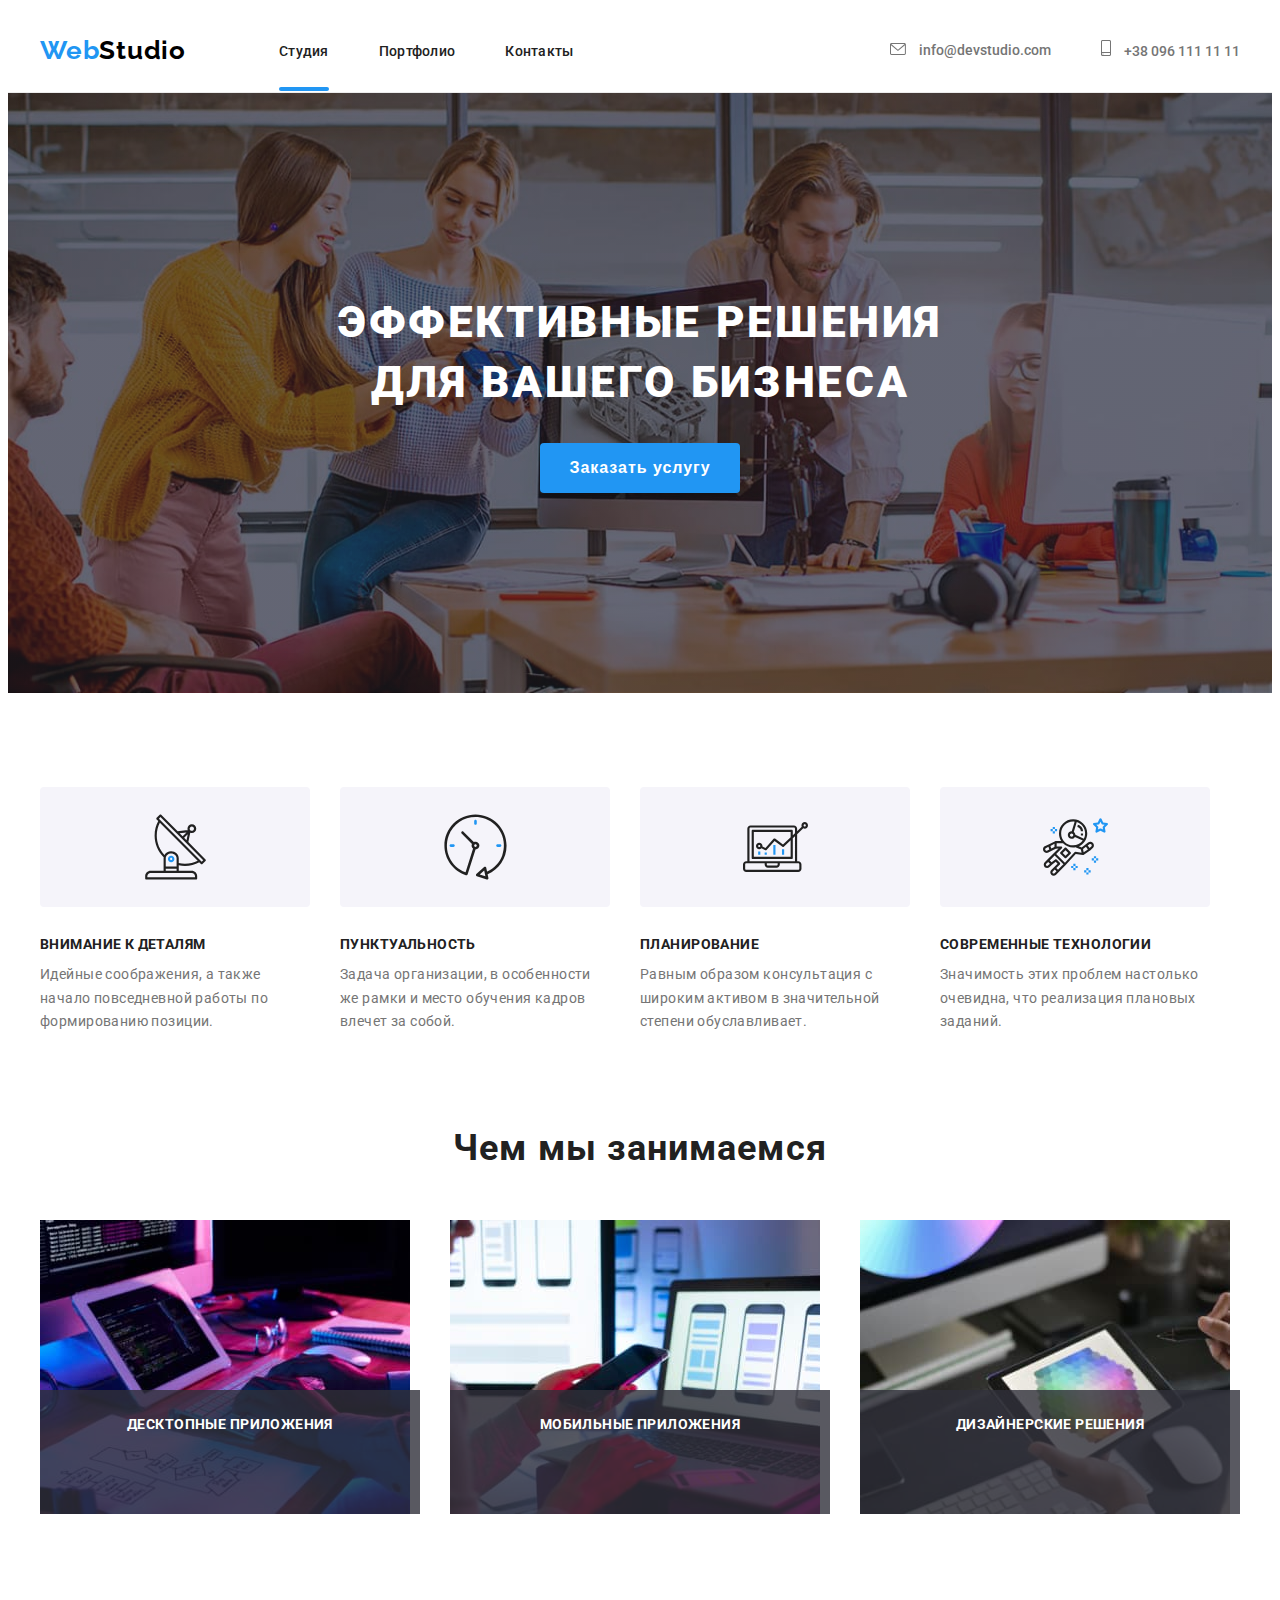
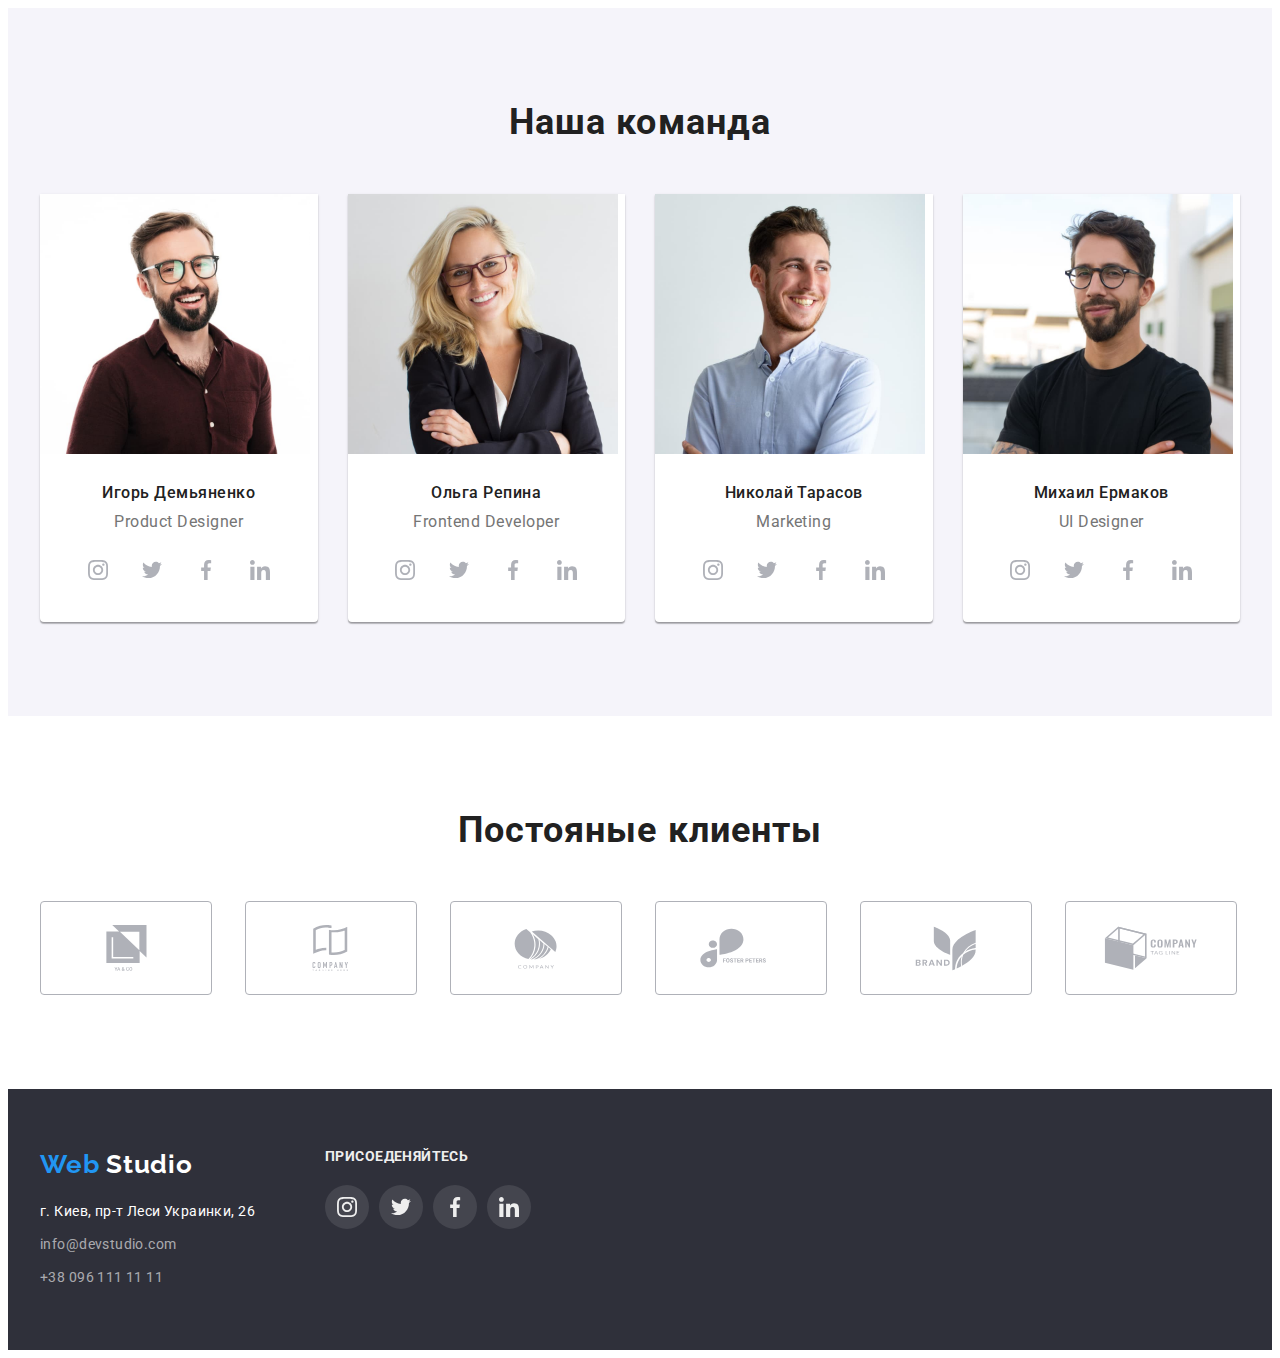
<file: index.html>
<!DOCTYPE html>
<html lang="en">
  <head>
    <meta charset="UTF-8" />
    <meta http-equiv="X-UA-Compatible" content="IE=edge" />
    <meta name="viewport" content="width=device-width, initial-scale=1.0" />
    <link
      rel="stylesheet"
      href="https://cdnjs.cloudflare.com/ajax/libs/modern-normalize/1.1.0/modern-normalize.min.css"
      integrity="sha512-wpPYUAdjBVSE4KJnH1VR1HeZfpl1ub8YT/NKx4PuQ5NmX2tKuGu6U/JRp5y+Y8XG2tV+wKQpNHVUX03MfMFn9Q=="
      crossorigin="anonymous"
      referrerpolicy="no-referrer"
    />
    <link rel="stylesheet" href="./css/styles.css" />
    <link rel="preconnect" href="https://fonts.googleapis.com" />
    <link rel="preconnect" href="https://fonts.gstatic.com" crossorigin />
    <link
      href="https://fonts.googleapis.com/css2?family=Raleway:wght@700&family=Roboto:wght@400;500;700;900&display=swap"
      rel="stylesheet"
    />
    <title>Webstudio</title>
  </head>
  <body>
    <header class="header">
      <div class="container">
        <nav class="nav">
          <a href="./" class="logo link"
            ><span class="logo-color">Web</span>Studio</a
          >

          <ul class="nav-list">
            <li class="nav-item list">
              <a class="nav-link current link" href="">Студия</a>
            </li>
            <li class="nav-item list">
              <a class="nav-link link" href="./portfolio.html">Портфолио</a>
            </li>
            <li class="nav-item list">
              <a class="nav-link link" href="">Контакты</a>
            </li>
          </ul>
          <ul class="nav-contacts">
            <li class="nav-item list">
              <a class="nav-mail link" href="mailto:info@devstudio.com">
                <svg class="nav-icon" width="16" height="12">
                  <use href="./images/icons.svg#icon-mail"></use>
                </svg>
                info@devstudio.com</a
              >
            </li>
            <li class="nav-item list">
              <a class="nav-tel link" href="tel:+380961111111">
                <svg class="nav-icon" width="10" height="16">
                  <use href="./images/icons.svg#icon-smartphone-1"></use>
                </svg>
                +38 096 111 11 11</a
              >
            </li>
          </ul>
        </nav>
      </div>
    </header>
    <div class="hero-bacgraund">
      <section class="hero">
        <div class="container">
          <h1 class="hero-title">Эффективные решения для вашего бизнеса</h1>
          <button class="hero-btn" data-modal-open type="button">
            Заказать услугу
          </button>
        </div>
      </section>
    </div>
    <section class="aside">
      <div class="container">
        <h2 class="hidden-title">Наши преимущества</h2>

        <ul class="aside-list">
          <li class="aside-item">
            <div class="aside-icon">
              <svg width="65" height="70">
                <use href="./images/icons.svg#icon-antenna"></use>
              </svg>
            </div>
            <h3 class="aside-title">Внимание к деталям</h3>
            <p class="aside-text text">
              Идейные соображения, а также начало повседневной работы по
              формированию позиции.
            </p>
          </li>
          <li class="aside-item">
            <div class="aside-icon">
              <svg width="65" height="70">
                <use href="./images/icons.svg#icon-clock"></use>
              </svg>
            </div>
            <h3 class="aside-title">Пунктуальность</h3>
            <p class="aside-text text">
              Задача организации, в особенности же рамки и место обучения кадров
              влечет за собой.
            </p>
          </li>
          <li class="aside-item">
            <div class="aside-icon">
              <svg width="65" height="70">
                <use href="./images/icons.svg#icon-diagram"></use>
              </svg>
            </div>
            <h3 class="aside-title">Планирование</h3>
            <p class="aside-text text">
              Равным образом консультация с широким активом в значительной
              степени обуславливает.
            </p>
          </li>
          <li class="aside-item">
            <div class="aside-icon">
              <svg width="65" height="70">
                <use href="./images/icons.svg#icon-astronaut"></use>
              </svg>
            </div>
            <h3 class="aside-title">Современные технологии</h3>
            <p class="aside-text text">
              Значимость этих проблем настолько очевидна, что реализация
              плановых заданий.
            </p>
          </li>
        </ul>
      </div>
    </section>
    <section class="about">
      <div class="container">
        <h2 class="about-title top-title">Чем мы занимаемся</h2>
        <ul class="about-list">
          <li class="about-item list">
            <div class="about-text-box">
              <img
                class="adout-img"
                src="./images/box1.jpg"
                alt="Десктопные приложения"
                width="370"
              />
              <p class="about-text">Десктопные приложения</p>
            </div>
          </li>

          <li class="about-item list">
            <div class="about-text-box">
              <img
                class="adout-img"
                src="./images/box2.jpg"
                alt="Мобильные приложения"
                width="370"
              />
              <p class="about-text">Мобильные приложения</p>
            </div>
          </li>

          <li class="about-item list">
            <div class="about-text-box">
              <img
                class="adout-img"
                src="./images/box3.jpg"
                alt="Дизайнерские решения"
                width="370"
              />
              <p class="about-text">Дизайнерские решения</p>
            </div>
          </li>
        </ul>
      </div>
    </section>
    <section class="team">
      <div class="container">
        <h2 class="team-top-title top-title">Наша команда</h2>
        <ul class="team-list">
          <li class="team-item list">
            <img
              src="./images/Участник1.jpg"
              alt="Product_Designer"
              width="270"
            />
            <div class="team-card-text">
              <h3 class="team-title">Игорь Демьяненко</h3>
              <p class="team-text">Product Designer</p>
            </div>
            <ul class="member-social-list list">
              <li class="member-social-item">
                <a class="member-social-link link" href="">
                  <svg class="member-social-icon" width="20" height="20">
                    <use href="./images/icons.svg#icon-instagram"></use>
                  </svg>
                </a>
              </li>
              <li class="member-social-item">
                <a class="member-social-link link" href="">
                  <svg class="member-social-icon" width="20" height="20">
                    <use href="./images/icons.svg#icon-twitter"></use>
                  </svg>
                </a>
              </li>
              <li class="member-social-item">
                <a class="member-social-link link" href="">
                  <svg class="member-social-icon" width="20" height="20">
                    <use href="./images/icons.svg#icon-facebook"></use>
                  </svg>
                </a>
              </li>
              <li class="member-social-item">
                <a class="member-social-link link" href="">
                  <svg class="member-social-icon" width="20" height="20">
                    <use href="./images/icons.svg#icon-linkedin"></use>
                  </svg>
                </a>
              </li>
            </ul>
          </li>
          <li class="team-item list">
            <img
              src="./images/Участник2.jpg"
              alt="Frontend_Developer"
              width="270"
            />
            <div class="team-card-text">
              <h3 class="team-title">Ольга Репина</h3>
              <p class="team-text">Frontend Developer</p>
            </div>
            <ul class="member-social-list list">
              <li class="member-social-item">
                <a class="member-social-link link" href="">
                  <svg class="member-social-icon" width="20" height="20">
                    <use href="./images/icons.svg#icon-instagram"></use>
                  </svg>
                </a>
              </li>
              <li class="member-social-item">
                <a class="member-social-link link" href="">
                  <svg class="member-social-icon" width="20" height="20">
                    <use href="./images/icons.svg#icon-twitter"></use>
                  </svg>
                </a>
              </li>
              <li class="member-social-item">
                <a class="member-social-link link" href="">
                  <svg class="member-social-icon" width="20" height="20">
                    <use href="./images/icons.svg#icon-facebook"></use>
                  </svg>
                </a>
              </li>
              <li class="member-social-item">
                <a class="member-social-link link" href="">
                  <svg class="member-social-icon" width="20" height="20">
                    <use href="./images/icons.svg#icon-linkedin"></use>
                  </svg>
                </a>
              </li>
            </ul>
          </li>
          <li class="team-item list">
            <img src="./images/Участник3.jpg" alt="Marketing" width="270" />
            <div class="team-card-text">
              <h3 class="team-title">Николай Тарасов</h3>
              <p class="team-text">Marketing</p>
            </div>
            <ul class="member-social-list list">
              <li class="member-social-item">
                <a class="member-social-link link" href="">
                  <svg class="member-social-icon" width="20" height="20">
                    <use href="./images/icons.svg#icon-instagram"></use>
                  </svg>
                </a>
              </li>
              <li class="member-social-item">
                <a class="member-social-link link" href="">
                  <svg class="member-social-icon" width="20" height="20">
                    <use href="./images/icons.svg#icon-twitter"></use>
                  </svg>
                </a>
              </li>
              <li class="member-social-item">
                <a class="member-social-link link" href="">
                  <svg class="member-social-icon" width="20" height="20">
                    <use href="./images/icons.svg#icon-facebook"></use>
                  </svg>
                </a>
              </li>
              <li class="member-social-item">
                <a class="member-social-link link" href="">
                  <svg class="member-social-icon" width="20" height="20">
                    <use href="./images/icons.svg#icon-linkedin"></use>
                  </svg>
                </a>
              </li>
            </ul>
          </li>
          <li class="team-item list">
            <img src="./images/Участник4.jpg" alt="UI_Designer" width="270" />
            <div class="team-card-text">
              <h3 class="team-title">Михаил Ермаков</h3>
              <p class="team-text">UI Designer</p>
            </div>
            <ul class="member-social-list list">
              <li class="member-social-item">
                <a class="member-social-link link" href="">
                  <svg class="member-social-icon" width="20" height="20">
                    <use href="./images/icons.svg#icon-instagram"></use>
                  </svg>
                </a>
              </li>
              <li class="member-social-item">
                <a class="member-social-link link" href="">
                  <svg class="member-social-icon" width="20" height="20">
                    <use href="./images/icons.svg#icon-twitter"></use>
                  </svg>
                </a>
              </li>
              <li class="member-social-item">
                <a class="member-social-link link" href="">
                  <svg class="member-social-icon" width="20" height="20">
                    <use href="./images/icons.svg#icon-facebook"></use>
                  </svg>
                </a>
              </li>
              <li class="member-social-item">
                <a class="member-social-link link" href="">
                  <svg class="member-social-icon" width="20" height="20">
                    <use href="./images/icons.svg#icon-linkedin"></use>
                  </svg>
                </a>
              </li>
            </ul>
          </li>
        </ul>
      </div>
    </section>
    <section class="regular">
      <div class="container">
        <h3 class="regular-title top-title">Постояные клиенты</h3>
        <ul class="regular-list list">
          <li class="regular-item">
            <a class="regular-link" href="">
              <svg class="regular-icon" width="41" height="46">
                <use href="./images/icons.svg#icon-group"></use>
              </svg>
            </a>
          </li>

          <li class="regular-item">
            <a class="regular-link" href="">
              <svg class="regular-icon" width="41" height="46">
                <use href="./images/icons.svg#icon-group-1"></use>
              </svg>
            </a>
          </li>

          <li class="regular-item">
            <a class="regular-link" href="">
              <svg class="regular-icon" width="43" height="41">
                <use href="./images/icons.svg#icon-group-2"></use>
              </svg>
            </a>
          </li>

          <li class="regular-item">
            <a class="regular-link" href="">
              <svg class="regular-icon" width="84" height="40">
                <use href="./images/icons.svg#icon-group-3"></use>
              </svg>
            </a>
          </li>

          <li class="regular-item">
            <a class="regular-link" href="">
              <svg class="regular-icon" width="62" height="45">
                <use href="./images/icons.svg#icon-group-4"></use>
              </svg>
            </a>
          </li>

          <li class="regular-item">
            <a class="regular-link" href="">
              <svg class="regular-icon" width="94" height="44">
                <use href="./images/icons.svg#icon-group-5"></use>
              </svg>
            </a>
          </li>
        </ul>
      </div>
    </section>

    <footer class="footer">
      <div class="container">
        <address>
          <a class="footer-logo link" href="./"
            ><span class="logo-color">Web</span> Studio</a
          >
          <ul class="footer-list">
            <li class="footer-item list">
              <a
                class="footer-address link text"
                href="https://goo.gl/maps/HmvD6N269BRCA3x39"
                target="_blank"
                >г. Киев, пр-т Леси Украинки, 26</a
              >
            </li>
            <li class="footer-item list">
              <a class="footer-link link text" href="mailto:info@devstudio.com"
                >info@devstudio.com</a
              >
            </li>
            <li class="footer-item list">
              <a class="footer-link link text" href="tel:+380961111111"
                >+38 096 111 11 11</a
              >
            </li>
          </ul>
        </address>

        <div class="footer-soc">
          <h3 class="footer-title">присоеденяйтесь</h3>
          <ul class="footer-soc-list list">
            <li class="footer-soc-item">
              <a class="footer-soc-link link" href="">
                <svg class="footer-social-icon" width="20" height="20">
                  <use href="./images/icons.svg#icon-instagram"></use>
                </svg>
              </a>
            </li>
            <li class="footer-soc-item">
              <a class="footer-soc-link link" href="">
                <svg class="footer-social-icon" width="20" height="20">
                  <use href="./images/icons.svg#icon-twitter"></use>
                </svg>
              </a>
            </li>
            <li class="footer-soc-item">
              <a class="footer-soc-link link" href="">
                <svg class="footer-social-icon" width="20" height="20">
                  <use href="./images/icons.svg#icon-facebook"></use>
                </svg>
              </a>
            </li>
            <li class="footer-soc-item">
              <a class="footer-soc-link link" href=""
                ><svg class="footer-social-icon" width="20" height="20">
                  <use href="./images/icons.svg#icon-linkedin"></use>
                </svg>
              </a>
            </li>
          </ul>
        </div>
      </div>
    </footer>
    <div class="backdrop is-hidden" data-modal>
      <div class="modal">
        <button type="button" class="modal-close-btn" data-modal-close>
          <svg class="close-icon" width="14" height="14">
            <use href="./images/icons.svg#icon-close-black"></use>
          </svg>
        </button>
      </div>
    </div>
    <script src="./js/modal.js"></script>
  </body>
</html>
</file>
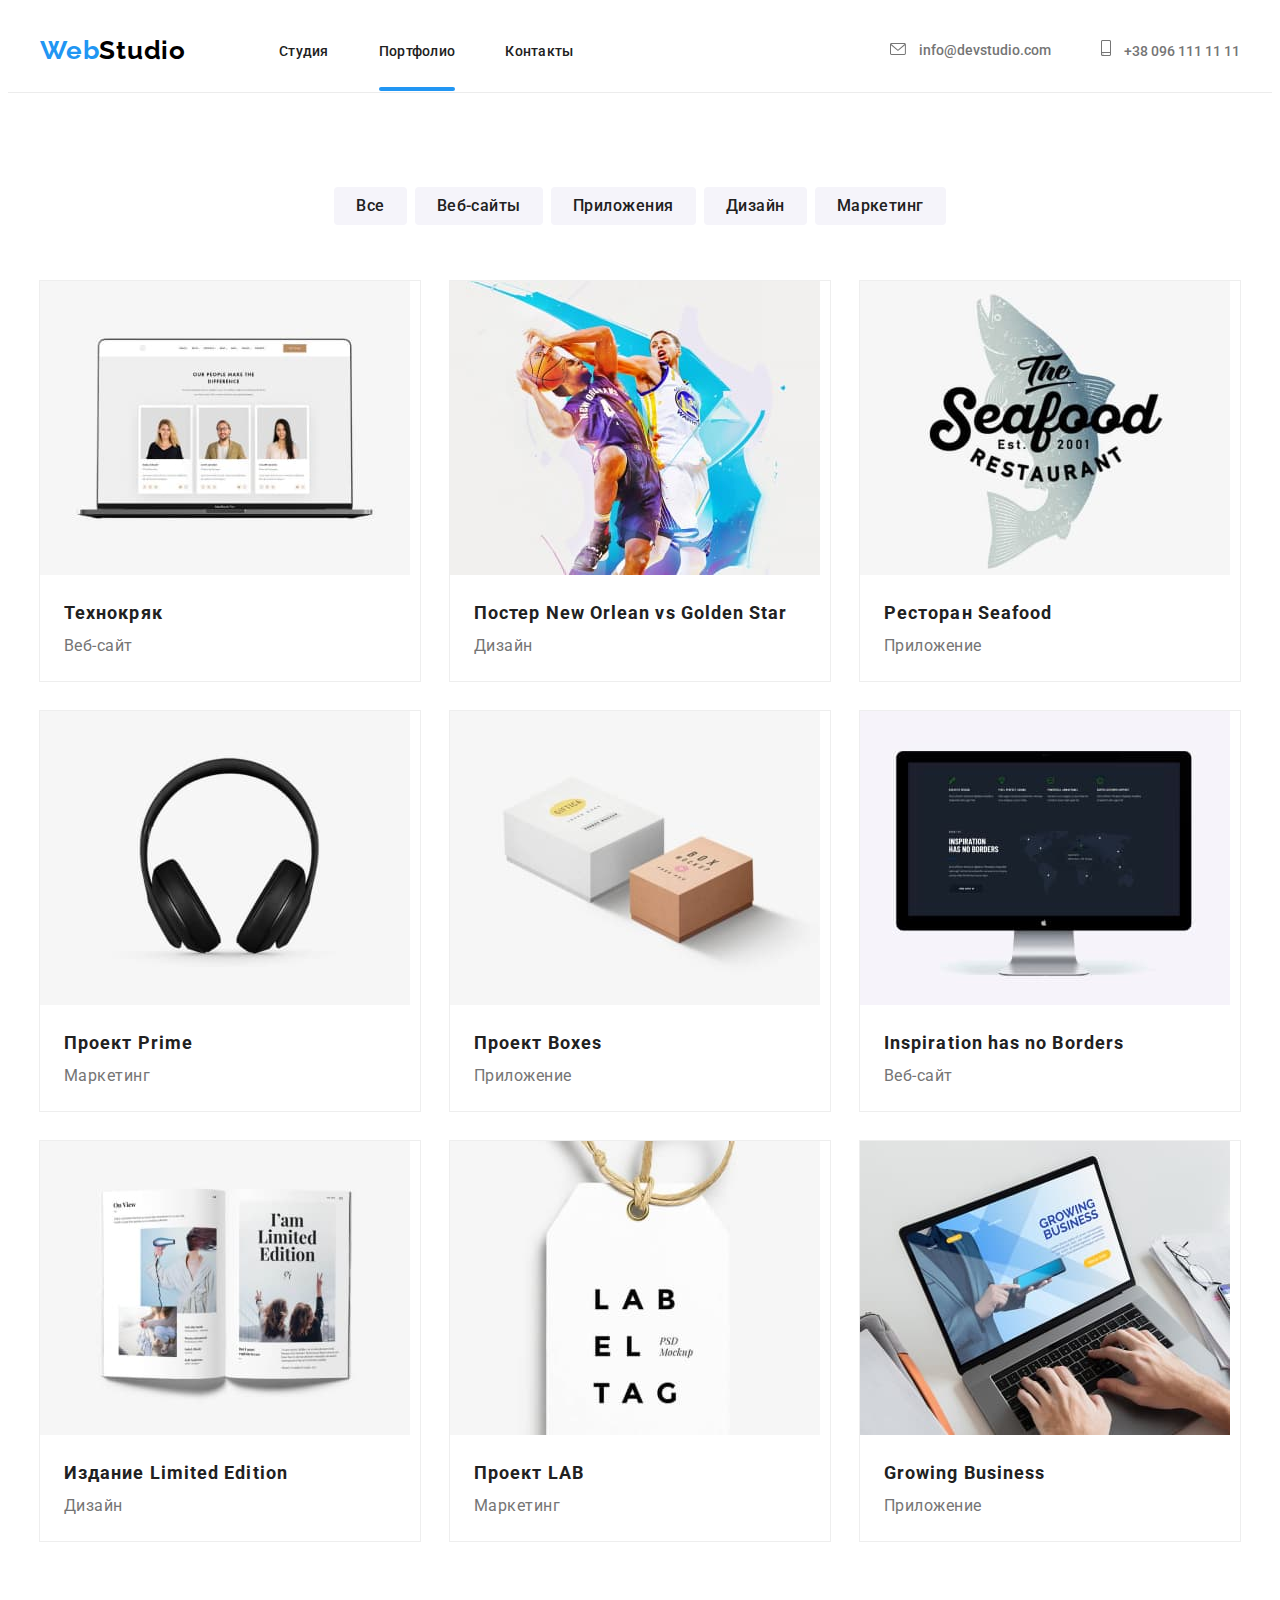
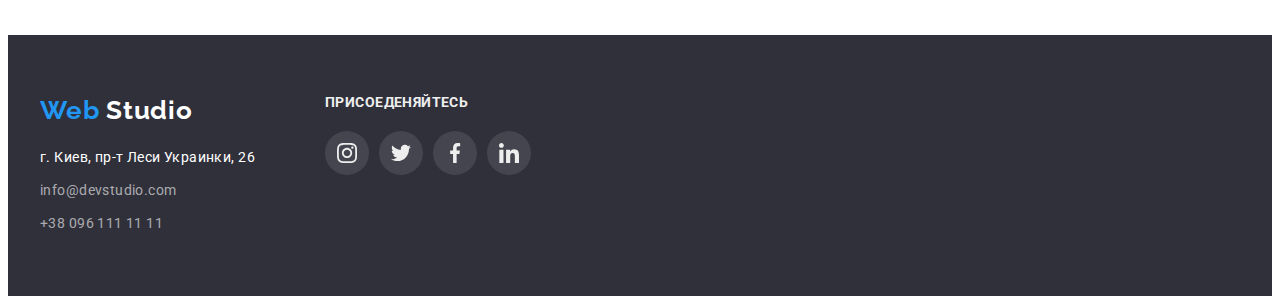
<file: portfolio.html>
<!DOCTYPE html>
<html lang="en">
  <head>
    <meta charset="UTF-8" />
    <meta http-equiv="X-UA-Compatible" content="IE=edge" />
    <meta name="viewport" content="width=device-width, initial-scale=1.0" />
    <link
      rel="stylesheet"
      href="https://cdnjs.cloudflare.com/ajax/libs/modern-normalize/1.1.0/modern-normalize.min.css"
      integrity="sha512-wpPYUAdjBVSE4KJnH1VR1HeZfpl1ub8YT/NKx4PuQ5NmX2tKuGu6U/JRp5y+Y8XG2tV+wKQpNHVUX03MfMFn9Q=="
      crossorigin="anonymous"
      referrerpolicy="no-referrer"
    />
    <link rel="stylesheet" href="./css/styles.css" />
    <link rel="preconnect" href="https://fonts.googleapis.com" />
    <link rel="preconnect" href="https://fonts.gstatic.com" crossorigin />
    <link
      href="https://fonts.googleapis.com/css2?family=Raleway:wght@700&family=Roboto:wght@400;500;700;900&display=swap"
      rel="stylesheet"
    />
    <title>Webstudio</title>
  </head>
  <body>
    <header class="header">
      <div class="container">
        <nav class="nav">
          <a href="./" class="logo link"
            ><span class="logo-color">Web</span>Studio</a
          >

          <ul class="nav-list">
            <li class="nav-item list">
              <a class="nav-link link" href="./">Студия</a>
            </li>
            <li class="nav-item list">
              <a class="nav-link current link" href="./portfolio.html"
                >Портфолио</a
              >
            </li>
            <li class="nav-item list">
              <a class="nav-link link" href="">Контакты</a>
            </li>
          </ul>
          <ul class="nav-contacts">
            <li class="nav-item list">
              <a class="nav-mail link" href="mailto:info@devstudio.com">
                <svg class="nav-icon" width="16" height="12">
                  <use href="./images/icons.svg#icon-mail"></use>
                </svg>
                info@devstudio.com</a
              >
            </li>
            <li class="nav-item list">
              <a class="nav-tel link" href="tel:+380961111111">
                <svg class="nav-icon" width="10" height="16">
                  <use href="./images/icons.svg#icon-smartphone-1"></use>
                </svg>
                +38 096 111 11 11</a
              >
            </li>
          </ul>
        </nav>
      </div>
    </header>
    <section class="exemple">
      <div class="container">
        <h1 class="hidden-title">Наши приримеры</h1>
        <ul class="exemple-list-button">
          <li class="button-item list">
            <button type="button" class="button">Все</button>
          </li>
          <li class="button-item list">
            <button type="button" class="button">Веб-сайты</button>
          </li>
          <li class="button-item list">
            <button type="button" class="button">Приложения</button>
          </li>
          <li class="button-item list">
            <button type="button" class="button">Дизайн</button>
          </li>
          <li class="button-item list">
            <button type="button" class="button">Маркетинг</button>
          </li>
        </ul>

        <ul class="example-list">
          <li class="exemple-item list">
            <a
              class="exemple-img-link link"
              href=""
              target="_blank"
              rel="nnoopener nofollow noreferrer"
            >
              <div class="exemple-top-wrap">
                <img
                  src="./images/work_example_1.jpg"
                  alt="пример работы студии"
                  width="370"
                  height="294"
                />
                <p class="exemple-top-text">
                  Ресурс предлагает комплексные предложения с разным уровнем
                  функционала и сервисов. Все это позволит посетителю получить
                  исчерпывающие сведения компании или частном лице.
                </p>
              </div>
            </a>
            <div class="exemple-card-text">
              <a
                class="exemple-link link"
                href=""
                target="_blank"
                rel="nnoopener nofollow noreferrer"
              >
                <h2 class="exemple-title">Технокряк</h2></a
              >
              <p class="exemple-text">Веб-сайт</p>
            </div>
          </li>
          <li class="exemple-item list">
            <a
              class="exemple-img-link link"
              href=""
              target="_blank"
              rel="nnoopener nofollow noreferrer"
            >
              <div class="exemple-top-wrap">
                <img
                  src="./images/work_example_2.jpg"
                  alt="пример работы студии"
                  width="370"
                  height="294"
                />
                <p class="exemple-top-text">
                  Ресурс предлагает комплексные предложения с разным уровнем
                  функционала и сервисов. Все это позволит посетителю получить
                  исчерпывающие сведения компании или частном лице.
                </p>
              </div>
            </a>
            <div class="exemple-card-text">
              <a
                class="exemple-link link"
                href=""
                target="_blank"
                rel="nnoopener nofollow noreferrer"
              >
                <h2 class="exemple-title">
                  Постер New Orlean vs Golden Star
                </h2></a
              >
              <p class="exemple-text">Дизайн</p>
            </div>
          </li>
          <li class="exemple-item list">
            <a
              class="exemple-img-link link"
              href=""
              target="_blank"
              rel="nnoopener nofollow noreferrer"
            >
              <div class="exemple-top-wrap">
                <img
                  src="./images/work_example_3.jpg"
                  alt="пример работы студии"
                  width="370"
                  height="294"
                />
                <p class="exemple-top-text">
                  Ресурс предлагает комплексные предложения с разным уровнем
                  функционала и сервисов. Все это позволит посетителю получить
                  исчерпывающие сведения компании или частном лице.
                </p>
              </div>
            </a>
            <div class="exemple-card-text">
              <a
                class="exemple-link link"
                href=""
                target="_blank"
                rel="nnoopener nofollow noreferrer"
              >
                <h2 class="exemple-title">Ресторан Seafood</h2>
              </a>
              <p class="exemple-text">Приложение</p>
            </div>
          </li>
          <li class="exemple-item list">
            <a
              class="exemple-img-link link"
              href=""
              target="_blank"
              rel="nnoopener nofollow noreferrer"
            >
              <div class="exemple-top-wrap">
                <img
                  src="./images/work_example_4.jpg"
                  alt="пример работы студии"
                  width="370"
                  height="294"
                />
                <p class="exemple-top-text">
                  Ресурс предлагает комплексные предложения с разным уровнем
                  функционала и сервисов. Все это позволит посетителю получить
                  исчерпывающие сведения компании или частном лице.
                </p>
              </div>
            </a>
            <div class="exemple-card-text">
              <a
                class="exemple-link link"
                href=""
                target="_blank"
                rel="nnoopener nofollow noreferrer"
              >
                <h2 class="exemple-title">Проект Prime</h2></a
              >
              <p class="exemple-text">Маркетинг</p>
            </div>
          </li>
          <li class="exemple-item list">
            <a
              class="exemple-img-link link"
              href=""
              target="_blank"
              rel="nnoopener nofollow noreferrer"
            >
              <div class="exemple-top-wrap">
                <img
                  src="./images/work_example_5.jpg"
                  alt="пример работы студии"
                  width="370"
                  height="294"
                />
                <p class="exemple-top-text">
                  Ресурс предлагает комплексные предложения с разным уровнем
                  функционала и сервисов. Все это позволит посетителю получить
                  исчерпывающие сведения компании или частном лице.
                </p>
              </div>
            </a>
            <div class="exemple-card-text">
              <a
                class="exemple-link link"
                href=""
                target="_blank"
                rel="nnoopener nofollow noreferrer"
              >
                <h2 class="exemple-title">Проект Boxes</h2></a
              >
              <p class="exemple-text">Приложение</p>
            </div>
          </li>
          <li class="exemple-item list">
            <a
              class="exemple-img-link link"
              href=""
              target="_blank"
              rel="nnoopener nofollow noreferrer"
            >
              <div class="exemple-top-wrap">
                <img
                  src="./images/work_example_6.jpg"
                  alt="пример работы студии"
                  width="370"
                  height="294"
                />
                <p class="exemple-top-text">
                  Ресурс предлагает комплексные предложения с разным уровнем
                  функционала и сервисов. Все это позволит посетителю получить
                  исчерпывающие сведения компании или частном лице.
                </p>
              </div>
            </a>
            <div class="exemple-card-text">
              <a
                class="exemple-link link"
                href=""
                target="_blank"
                rel="nnoopener nofollow noreferrer"
              >
                <h2 class="exemple-title">Inspiration has no Borders</h2></a
              >
              <p class="exemple-text">Веб-сайт</p>
            </div>
          </li>
          <li class="exemple-item list">
            <a
              class="exemple-img-link link"
              href=""
              target="_blank"
              rel="nnoopener nofollow noreferrer"
            >
              <div class="exemple-top-wrap">
                <img
                  src="./images/work_example_7.jpg"
                  alt="пример работы студии"
                  width="370"
                  height="294"
                />
                <p class="exemple-top-text">
                  Ресурс предлагает комплексные предложения с разным уровнем
                  функционала и сервисов. Все это позволит посетителю получить
                  исчерпывающие сведения компании или частном лице.
                </p>
              </div>
            </a>
            <div class="exemple-card-text">
              <a
                class="exemple-link link"
                href=""
                target="_blank"
                rel="nnoopener nofollow noreferrer"
              >
                <h2 class="exemple-title">Издание Limited Edition</h2></a
              >
              <p class="exemple-text">Дизайн</p>
            </div>
          </li>
          <li class="exemple-item list">
            <a
              class="exemple-img-link link"
              href=""
              target="_blank"
              rel="nnoopener nofollow noreferrer"
            >
              <div class="exemple-top-wrap">
                <img
                  src="./images/work_example_8.jpg"
                  alt="пример работы студии"
                  width="370"
                  height="294"
                />
                <p class="exemple-top-text">
                  Ресурс предлагает комплексные предложения с разным уровнем
                  функционала и сервисов. Все это позволит посетителю получить
                  исчерпывающие сведения компании или частном лице.
                </p>
              </div>
            </a>
            <div class="exemple-card-text">
              <a
                class="exemple-link link"
                href=""
                target="_blank"
                rel="nnoopener nofollow noreferrer"
              >
                <h2 class="exemple-title">Проект LAB</h2></a
              >
              <p class="exemple-text">Маркетинг</p>
            </div>
          </li>
          <li class="exemple-item list">
            <a
              class="exemple-img-link link"
              href=""
              target="_blank"
              rel="nnoopener nofollow noreferrer"
            >
              <div class="exemple-top-wrap">
                <img
                  src="./images/work_example_9.jpg"
                  alt="пример работы студии"
                  width="370"
                  height="294"
                />
                <p class="exemple-top-text">
                  Ресурс предлагает комплексные предложения с разным уровнем
                  функционала и сервисов. Все это позволит посетителю получить
                  исчерпывающие сведения компании или частном лице.
                </p>
              </div>
            </a>
            <div class="exemple-card-text">
              <a
                class="exemple-link link"
                href=""
                target="_blank"
                rel="nnoopener nofollow noreferrer"
              >
                <h2 class="exemple-title">Growing Business</h2></a
              >
              <p class="exemple-text">Приложение</p>
            </div>
          </li>
        </ul>
      </div>
    </section>

    <footer class="footer">
      <div class="container">
        <address>
          <a class="footer-logo link" href="./"
            ><span class="logo-color">Web</span> Studio</a
          >
          <ul class="footer-list">
            <li class="footer-item list">
              <a
                class="footer-address link text"
                href="https://goo.gl/maps/HmvD6N269BRCA3x39"
                target="_blank"
                >г. Киев, пр-т Леси Украинки, 26</a
              >
            </li>
            <li class="footer-item list">
              <a class="footer-link link text" href="mailto:info@devstudio.com"
                >info@devstudio.com</a
              >
            </li>
            <li class="footer-item list">
              <a class="footer-link link text" href="tel:+380961111111"
                >+38 096 111 11 11</a
              >
            </li>
          </ul>
        </address>

        <div class="footer-soc">
          <h3 class="footer-title">присоеденяйтесь</h3>
          <ul class="footer-soc-list list">
            <li class="footer-soc-item">
              <a class="footer-soc-link link" href="">
                <svg class="footer-social-icon" width="20" height="20">
                  <use href="./images/icons.svg#icon-instagram"></use>
                </svg>
              </a>
            </li>
            <li class="footer-soc-item">
              <a class="footer-soc-link link" href="">
                <svg class="footer-social-icon" width="20" height="20">
                  <use href="./images/icons.svg#icon-twitter"></use>
                </svg>
              </a>
            </li>
            <li class="footer-soc-item">
              <a class="footer-soc-link link" href="">
                <svg class="footer-social-icon" width="20" height="20">
                  <use href="./images/icons.svg#icon-facebook"></use>
                </svg>
              </a>
            </li>
            <li class="footer-soc-item">
              <a class="footer-soc-link link" href=""
                ><svg class="footer-social-icon" width="20" height="20">
                  <use href="./images/icons.svg#icon-linkedin"></use>
                </svg>
              </a>
            </li>
          </ul>
        </div>
      </div>
    </footer>
  </body>
</html>
</file>
<file: css/styles.css>
:root {
    --title-color:#212121;
    --main-text-color:#757575;
    --second-text-color:#212121;
    --accent-color:#2196F3;
    --white-color:#FFFFFF;
    --black-color:#000000;

}
p,
h1,
h2,
h3,
h4,
h5,
h6 {
    margin: 0;
}

ul,ol {
    margin: 0;
    padding-left: 0;
}

img {
    display: block;
}
 
.container{
    width: 1200px;
    margin: 0 auto;
    padding-left: 15px;
    padding-right: 15px;
    /* outline: 1px solid tomato ; */
}

.top-title{



    font-weight: 700;
    font-size: 36px;
    line-height: 1.16;
    text-align: center;
    letter-spacing: 0.03em;
    color: var(--second-text-color)

}

.text {
        font-size: 14px;
        line-height: 1.71;
        letter-spacing: 0.03em;
        
}


body {
    font-family: 'Roboto', sans-serif;
    font-weight: 400;
    color: var(--main-text-color);
}

.link {
    text-decoration: none;
}
.list{
    list-style: none;
}



/*-------------------------LOGO------------------- */


.logo {
  
    font-family: 'Raleway';
    font-weight: 700;
    font-size: 26px;
    line-height: 1.19;
    letter-spacing: 0.03em;
    color: var(--black-color);
}

.logo-color {
    color: var(--accent-color);
}

/*-------------------------NAVIGATION------------------- */ 


.nav-list {
    display: flex;
}

.nav-contacts {
    display: flex;
    margin-left: auto;
    
} 

.header .nav {
    display: flex;
    align-items: center;
}
.nav-link {

    font-weight: 500;
    font-size: 14px;
    line-height: 1.14;
    letter-spacing: 0.02em;
    color: var(--second-text-color);
    position: relative;
    transition: color 250ms cubic-bezier(0.4, 0, 0.2, 1);
    
 }
 
 .nav-tel,
 .nav-mail  {
  
    font-weight: 500;
    font-size: 14px;
    line-height: 1.14;
    color: var(--main-text-color);
    transition: color 250ms cubic-bezier(0.4, 0, 0.2, 1);
    
 }

 .nav-icon {
     margin-right: 10px;
     cursor: pointer;
     
 }

 .logo {
     padding-top: 25px;
     padding-bottom: 25px;
     margin-right: 93px;
 }

 .nav-link:hover,
 .nav-link:focus,
 .nav-tel:hover,
 .nav-tel:focus,
 .nav-mail:hover,
 .nav-mail:focus {
    color: var(--accent-color);
   
 
 }

 .nav-item:not(:last-child) {
     margin-right: 50px;

 }

 .nav-list,
 .nav-contacts {
     padding-top: 32px;
     padding-bottom: 32px;
 }

 .nav-icon {
    fill: currentColor;
    margin-right: 10px;
 }

 .nav-icon:hover {
     fill: var(--accent-color);
    transition: fill 250ms cubic-bezier(0.4, 0, 0.2, 1);
 }
 

 .nav-link.current::after {
     position: absolute;
     content: "";
     width: 100%;
     height: 4px;
     border-radius: 2px;
     background-color: var(--accent-color);
     left: 0;
     bottom: -32px;

 }

/*-------------------------HERO------------------- */

.hero-bacgraund {
    background: #2F303A;
    background-image: linear-gradient(
        rgba(47, 48, 58, 0.4),
        rgba(47, 48, 58, 0.4)),
        url(../images/hero-bg.jpg);
    background-repeat: no-repeat;
    background-position: center;
    background-size: cover;
    max-width: 1600px;
    margin: 0 auto;
    padding-top: 200px;
    padding-bottom: 200px;
}

.hero {
    text-align: center;
    
}


 .hero-title {

    font-weight: 900;
    font-size: 44px;
    line-height: 1.36;
    letter-spacing: 0.06em;
    text-transform: uppercase;
    color:var(--white-color);
    margin-bottom: 30px;
   
 }

 .hero-btn {


    font-style: normal;
    font-weight: 700;
    font-size: 16px;
    line-height: 1.88;
    border: none;
    text-align: center;
    cursor: pointer;
    letter-spacing: 0.06em;
    color: #FFFFFF;
    background: #2196F3;
    box-shadow: 0px 4px 4px rgba(0, 0, 0, 0.15);
    border-radius: 4px;
    min-width: 200px;
    height: 50px;
    
    
   
    
}

.hero-title {
     width: 690px;
     margin: auto;
     margin-bottom: 30px;
    
    
}
 
 /*-------------------------ASIDE------------------- */

.aside {
     padding-top: 94px;
     padding-bottom: 94px;
     
 }

.hidden-title {
    position: absolute;
    white-space: nowrap;
    width: 1px;
    height: 1px;
    overflow: hidden;
    border: 0;
    padding: 0;
    clip: rect(0 0 0 0);
    clip-path: inset(50%);
    margin: -1px;
        }

 .aside-list {
     list-style: none;
     display: flex;
    
 }

 .aside-item:not(:last-child) {
     margin-right: 30px;
 }



 .aside-title {
    font-weight: 700;
    font-size: 14px;
    line-height: 1.14;
    letter-spacing: 0.03em;
    text-transform: uppercase;
    color:var(--title-color);
    margin-bottom: 10px;
 }

 .aside-text {
    color: #757575;
    width: 270px;
 }

 .aside-icon {
     width: 270px;
     height: 120px;
     background-color: #F5F4FA;
     margin-bottom: 30px;
     display: flex;
     align-items: center;
     justify-content: center;
     border-radius: 4px;


 }


/*-------------------------ABOUT------------------- */

.about{
padding-bottom: 94px;
}

.about-title {
    margin-bottom: 50px;
}

.about-list {
    display: flex;
    margin-left: -30px;
  
}

.about-item {
 
flex-basis: calc(100% / 3 - 30px);
margin-left: 30px;
 
}


.about-text-box {
    position: relative;
}

.about-text {
    position:absolute;
    font-weight: 700;
    font-size: 14px;
    line-height: 1.14;
    letter-spacing: 0.03em;
    text-transform: uppercase;
    color: #FFFFFF;
    background-color: rgba(47, 48, 58, 0.8);;
    width: 100%;
    height: 70px;
    text-align: center;
    padding-top: 27px;
    padding-bottom: 27px;
    bottom: 0;
}


/*-------------------------TEAM------------------- */

    .team{

        background: #F5F4FA;
}

.team-top-title {
    margin-bottom: 50px;
}
        
.team-title {
    font-weight: 500;
    font-size: 16px;
    line-height: 1.18;
    text-align: center;
    letter-spacing: 0.03em;
    color: var(--second-text-color);
   
}

        
.team-text {
    font-size: 16px;
    line-height: 1.18;
    text-align: center;
    letter-spacing: 0.03em;
    color: var(--main-text-color);
    margin-top: 10px;
    
    
}

.team-item {
    background: #FFFFFF;
    box-shadow: 0px 1px 3px rgba(0, 0, 0, 0.12), 0px 1px 1px rgba(0, 0, 0, 0.14), 0px 2px 1px rgba(0, 0, 0, 0.2);
    border-radius: 0px 0px 4px 4px;
}

.team {
    padding-top: 94px;
    padding-bottom: 94px;
}

.team-list {
    display: flex;
    margin-left: -30px;
    
}

.team-item {
    flex-basis: calc(100% / 4 - 30px);
    margin-left: 30px;
    
}

.team-card-text {
    padding-top: 30px;
    margin-bottom: 16px;
}

.member-social-list {
    display: flex;
    justify-content: center;
    padding-bottom: 30px;
    
}

.member-social-item {
    width: 44px;
    height: 44px;
    margin-right: 10px;
    
   
}

.member-social-item:last-child{
    margin-right: 0;
}

.member-social-link {
    width: 100%;
    height: 100%;
    border-radius: 50%;
    display: flex;
    align-items: center;
    justify-content: center;
    fill: #AFB1B8;
   
    transition: background-color 250ms cubic-bezier(0.4, 0, 0.2, 1);
    }

    .member-social-icon {

        transition: fill 250ms cubic-bezier(0.4, 0, 0.2, 1);

    }
    


.member-social-link:hover,
.member-social-link:focus {
    background-color: var(--accent-color);
    fill: #FFFFFF;
}

/*-------------------------REGULAR------------------- */

.regular {
    padding-top: 94px;
    padding-bottom: 94px;
}
.regular-title {
    margin-bottom : 50px;
}

.regular-list {
    display: flex;
    margin-left: -30px;


    
}

.regular-item {
flex-basis: calc(100% / 6 - 30px);
margin-left: 30px;
}


.regular-link {
    width: 170px;
    height: 92px;
    border-radius: 4px;
    border: 1px solid #AFB1B8;
    display: flex;
    align-items: center;
    justify-content: center;
    cursor: pointer;
    fill: #AFB1B8;
    transition: border 250ms cubic-bezier(0.4, 0, 0.2, 1);
   
}

.regular-icon {
transition: fill 250ms cubic-bezier(0.4, 0, 0.2, 1);
}

.regular-link:hover,
.regular-link:focus {
    border: 1px solid #2196F3;
    fill: #2196F3;
    
    
}







/*-------------------------FOOTER------------------- */
  

.footer{
    background: #2F303A;
    padding-top: 60px;
    padding-bottom: 60px;
    
    
  } 

  
  
.footer-logo {
    font-family: 'Raleway';
    font-style: normal;
    font-weight: 700;
    font-size: 26px;
    line-height: 31px;
    letter-spacing: 0.03em;
    color: #FFFFFF;
    display: inline-block;
    margin-bottom: 20px;
    
}

.footer-address{
    font-style: normal;
    color:var(--white-color);
    transition: color 250ms cubic-bezier(0.4, 0, 0.2, 1);
    
    
    
}
                
                
.footer-link {
    font-style: normal;
    color: rgba(255, 255, 255, 0.6);
    transition: color 250ms cubic-bezier(0.4, 0, 0.2, 1);

    
}

.footer-address:hover,
.footer-address:focus,
.footer-link:hover,
.footer-link:focus {
    color: var(--accent-color);

}

.footer-item:not(:last-child) {
    margin-bottom: 9px;
} 

.footer-title {
    font-style: normal;
    font-weight: 700;
    font-size: 14px;
    line-height: 1.14;
    letter-spacing: 0.03em;
    text-transform: uppercase;
    color: #EEEEEE;
    margin-bottom: 20px;
}

.footer-soc-item {
        width: 44px;
        height: 44px;
        margin-right: 10px;
       
     
}

.footer-soc {
    margin-left: 70px;

}
.footer-soc-list {
    display: flex;
}

.footer-soc-link {
        width: 100%;
        height: 100%;
        border-radius: 50%;
        display: flex;
        align-items: center;
        justify-content: center;
        fill: #AFB1B8;
        background-color: rgba(255, 255, 255, 0.1);
            ;
}

.footer-social-icon {
    fill: #EEEEEE;
}

.footer-soc-link:hover,
.footer-soc-link:focus {
    background-color:var(--accent-color);
    background-color:var(--accent-color);
  
}

.footer-soc-link {
    transition: background-color 250ms cubic-bezier(0.4, 0, 0.2, 1);
}

.footer .container {
    display: flex;
}

/* ---------------------------PORTFOLIO---------------------------- */

.header {
    border-bottom: 1px solid #ECECEC;
}
.button {

    font-family: 'Roboto';
    font-weight: 500;
    font-size: 16px;
    line-height: 1.62;
    text-align: center;
    letter-spacing: 0.03em;
    color: #212121;
    background: #F5F4FA;
    border-radius: 4px;
    border: 0;
    height: 38px;
    padding-left: 22px;
    padding-right: 22px;
   
}
.button {
    transition: color 250ms cubic-bezier(0.4, 0, 0.2, 1);
    transition: background-color 250ms cubic-bezier(0.4, 0, 0.2, 1);
}

.button:hover,
.button:focus{
    color: var(--white-color);
    background-color: var(--accent-color);
    cursor: pointer;
    
    
}
 
/* ---------------------------EXEMPLE---------------------------- */


.exemple {
    padding-top: 94px;
    padding-bottom: 94px;
}


.exemple-title {

    font-weight: 700;
     font-size: 18px;
     line-height: 2;
    letter-spacing: 0.06em;
    color:var(--title-color)
}

.exemple-text {
    font-size: 16px;
    line-height: 30px;
    letter-spacing: 0.03em;
     color:var(--main-text-color)
}




.exemple-list-button {
    display: flex;
    justify-content: center;
       
}    

.button-item:not(:last-child) {
    margin-right: 8px;
   
}
 
.example-list {
    display: flex;
    flex-wrap: wrap;
    margin-right:  -30px;
    margin-bottom: -30px;

}

.exemple-item {
    flex-basis: calc(100% / 3 - 30px);
    margin-right:  30px;
    margin-bottom: 30px;
    outline: 1px solid #EEEEEE;
    
}

.example-list {
    margin-top: 56px;
    
}

.exemple-title {
    border: 1px #EEEEEE;
  
}

.exemple-card-text{
    padding: 20px 24px;
}

.exemple-item:hover,
.exemple-item:focus {

    box-shadow: 0px 1px 1px rgba(0, 0, 0, 0.12),
        0px 4px 4px rgba(0, 0, 0, 0.06),
        1px 4px 6px rgba(0, 0, 0, 0.16);;

}

.exemple-item {
        transition: box-shadow 250ms cubic-bezier(0.4, 0, 0.2, 1);
}

.exemple-top-wrap{
    position:relative;
    overflow: hidden;
    padding: 0;
    margin: 0;
}

.exemple-card-text {
    overflow: hidden;
}

.exemple-top-text {
    position: absolute;
    color: #FFFFFF;
   background-color: rgba(33, 150, 243, 0.9);
   top: 0;
   height: 100%;
   font-style: normal;
    font-weight: 400;
    font-size: 18px;
    line-height: 1.56;
    letter-spacing: 0.03em;
    padding: 63px 24px;
    transform: translateY(110%);
    transition: transform 250ms cubic-bezier(0.4, 0, 0.2, 1);
    
}

.exemple-item:hover .exemple-top-text {
    transform: translate(0);
    transition: transform 250ms cubic-bezier(0.4, 0, 0.2, 1);
}

/* --------------------MODAL------------------- */
.backdrop {
    position: fixed;
    top: 0;
    width: 100%;
    height: 100%;
    background-color: rgba(0, 0, 0, 0.2);
    transition: opacity 300ms, visibility 300ms;
    
}

.backdrop.is-hidden .modal {
    transform: translate(-50%,-50%) scale(0) ;
}

.modal {
    position: absolute;
    width: 528px;
    height: 581px;
    background-color:#FFFFFF;
    box-shadow: 0px 1px 3px rgba(0, 0, 0, 0.12), 0px 1px 1px rgba(0, 0, 0, 0.14), 0px 2px 1px rgba(0, 0, 0, 0.2);
    border-radius: 4px;
    top: 50%;
    left: 50%;
    transform: translate(-50%,-50%) scale(1);
    transition: transform 350ms;
}

.modal-close-btn {
    display: flex;
    position: absolute;
    top: 17px;
    right: 17px;
    width: 30px;
    height: 30px;
    background-color: #FFFFFF;
    border: 1px solid rgba(0, 0, 0, 0.1);
    border-radius: 50%;
    cursor: pointer;
    justify-content: center;
    align-items: center;
}

.close-icon {
    fill: #000000;
}

.is-hidden {
    visibility: hidden;
    opacity: 0;
    pointer-events: none;
}

.no-scroll {
    overflow: hidden;
}
</file>
